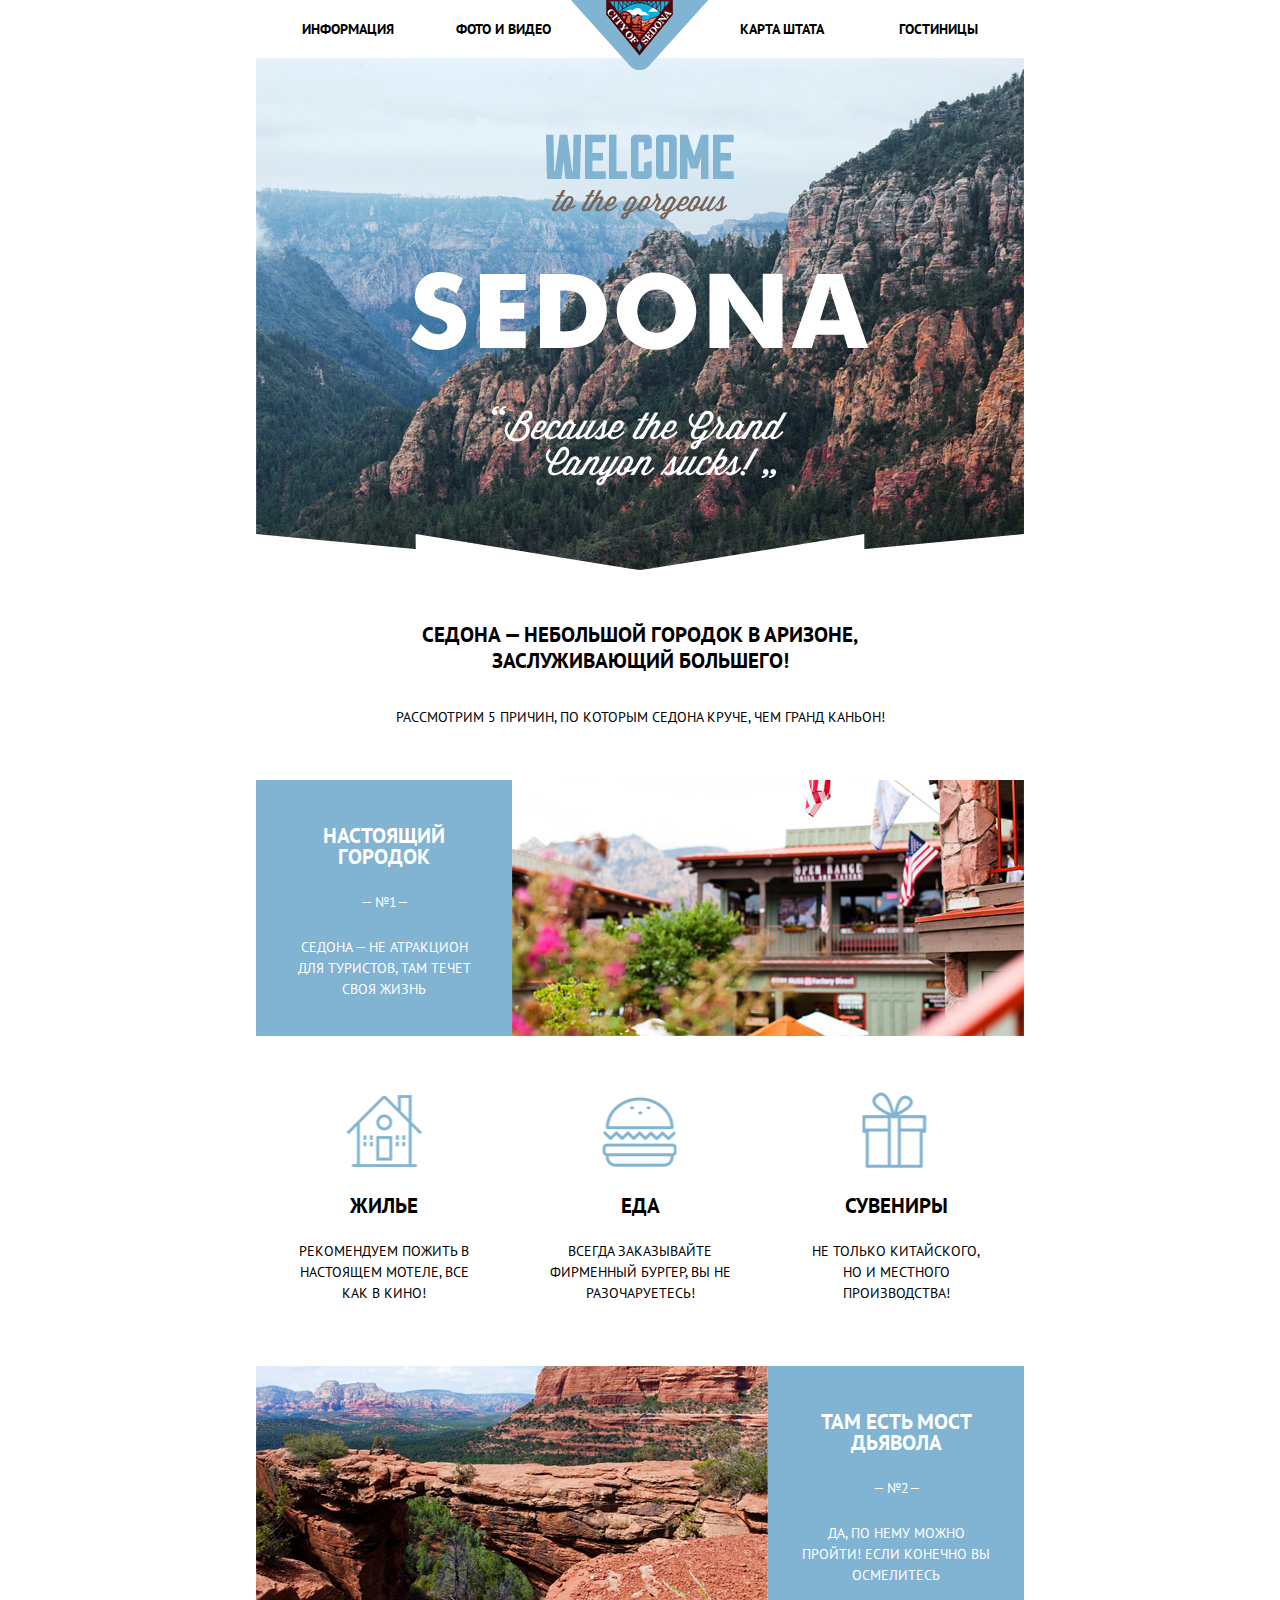
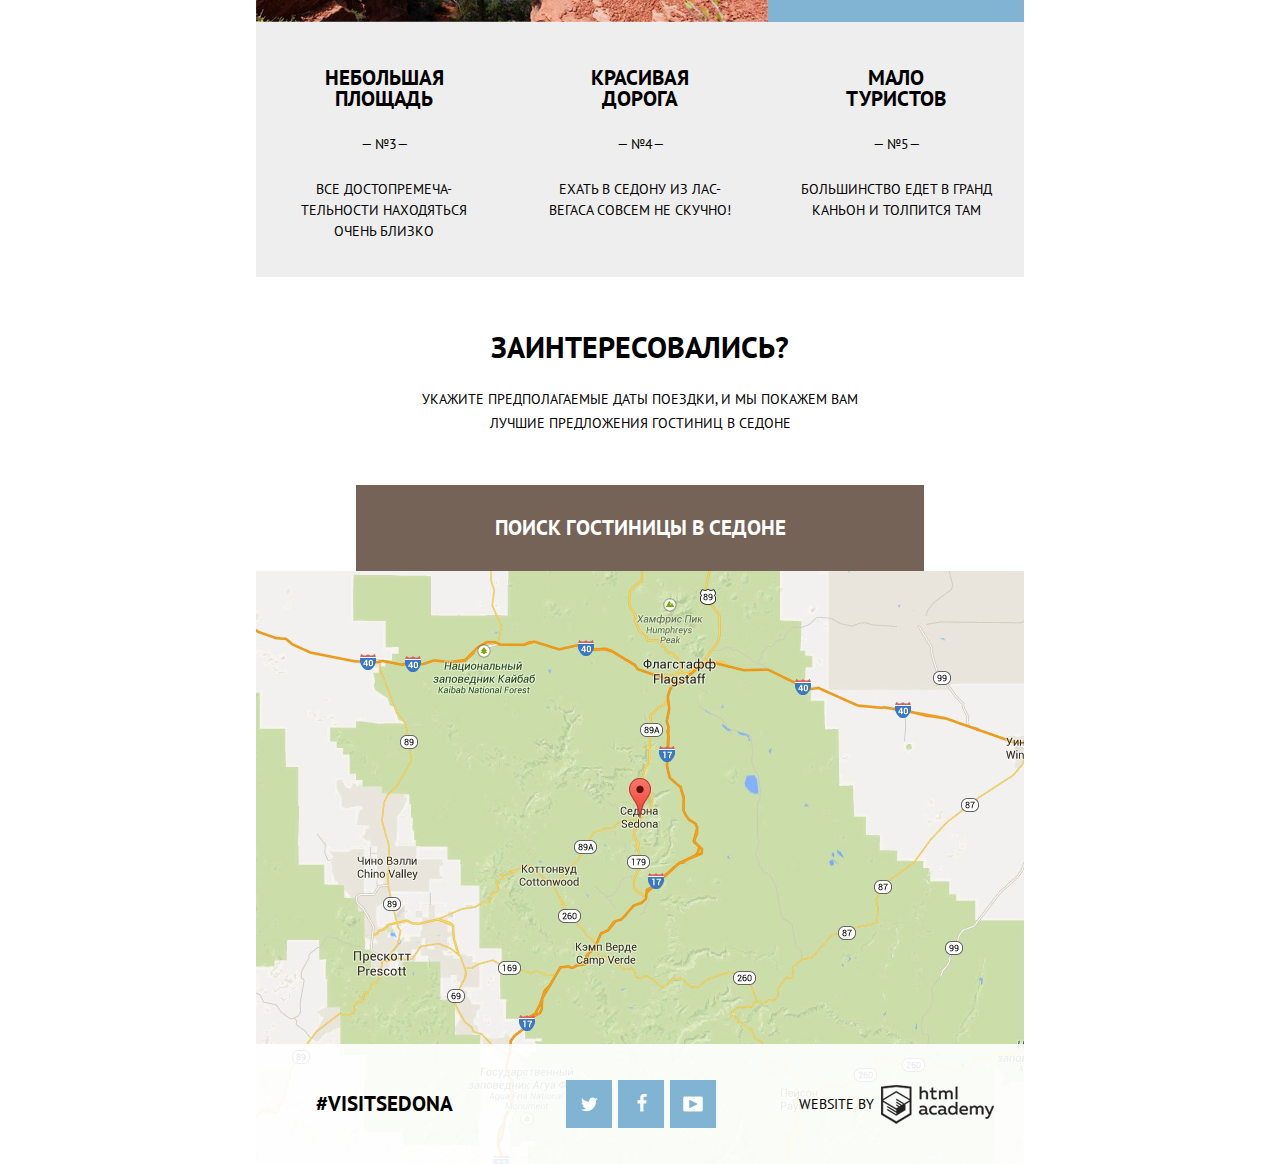
<file: index.html>
<!DOCTYPE html>
<html lang="ru">
<head>
   <meta charset="UTF-8">
   <title>Sedona</title>
   <script src="js/script.js"></script>
   <script>document.write('<script src="http://' + (location.host || 'localhost').split(':')[0] + ':35729/livereload.js?snipver=1"></' + 'script>')</script>
   <link rel="stylesheet" href="css/style.css">
   <link href="https://fonts.googleapis.com/css?family=PT+Sans:400,700&amp;subset=cyrillic" rel="stylesheet">
</head>
<body>
   <div class="container">
      <header class="main-header">
         <a href="#" class="header-logo"><img src="img/header-logo.png" alt="Sedona Header Logo" width="138" height="70"></a>
         <nav>
            <ul class="main-navigation clearfix">
               <li><a href="#">Информация</a></li>
               <li><a href="#">Фото и видео</a></li>
               <li><a href="#">Карта штата</a></li>
               <li><a href="sedona-hotels.html">Гостиницы</a></li>
            </ul>
         </nav>
      </header>

      <main>
         <img src="img/index-banner.jpg" alt="Sedona Banner" class="banner" width="768" height="513">
            
         <section class="promo">
            <header class="promo-header">
               <h1 class="promo-title">Седона — небольшой городок в Аризоне, заслуживающий большего!</h1>
               <p class="promo-description">Рассмотрим 5 причин, по которым Седона круче, чем гранд каньон!</p>
            </header>
            
            <div class="reasons-container">
               <div class="reasons-item first-reason">
                  <h2 class="reason-title">Настоящий городок</h2>
                  <p class="reason-description">Седона — не атракцион для туристов, там течет своя жизнь</p>
               </div>
               <img src="img/first-reason-image.jpg" alt="aside image" class="reason-image first-reason-image" width="512" height="256">
            </div>
            
            <section class="features">
               <ul class="features-list">
                  <li class="features-item">
                     <h2 class="features-title">Жилье</h2>
                     <p class="features-description">Рекомендуем пожить в настоящем мотеле, все как в кино!</p>
                  </li>
                  <li class="features-item">
                     <h2 class="features-title">Еда</h2>
                     <p class="features-description">Всегда заказывайте фирменный бургер, вы не разочаруетесь!</p>
                  </li>
                  <li class="features-item">
                     <h2 class="features-title">Сувениры</h2>
                     <p class="features-description">Не только китайского, но и местного производства!</p>
                  </li>
               </ul>
            </section>
            
            <div class="reasons-container">
               <div class="reasons-item second-reason">
                  <h2 class="reason-title">Там есть мост дьявола</h2>
                  <p class="reason-description">Да, по нему можно пройти! Если конечно вы осмелитесь</p>
               </div>
               <img src="img/second-reason-image.jpg" alt="" class="reason-image second-reason-image" width="512" height="256">
            </div>
            
            <div class="reasons-container">
               <div class="reasons-item other-reasons">
                  <h2 class="reason-title">Небольшая площадь</h2>
                  <p class="reason-description">Все достопремеча-тельности находяться очень близко</p>
               </div>
               <div class="reasons-item other-reasons">
                  <h2 class="reason-title">Красивая дорога</h2>
                  <p class="reason-description">Ехать в Седону из Лас-вегаса совсем не скучно!</p>
               </div>
               <div class="reasons-item other-reasons">
                  <h2 class="reason-title">Мало туристов</h2>
                  <p class="reason-description">Большинство едет в Гранд Каньон и толпится там</p>
               </div>
            </div>

            <footer class="hotel-search">
               <b class="hotel-search-title">Заинтересовались?</b>
               <p class="hotel-search-description">Укажите предполагаемые даты поездки, и мы покажем вам лучшие предложения гостиниц в Седоне</p>
               <button class="btn btn-brown btn-show-search-form" type="button">Поиск гостиницы в Седоне</button>
               <form action="#" class="search-form" method="GET">
                     <div class="form-row clearfix">
                        <label for="arrival-date">Дата заезда:</label>
                        <input id="arrival-date" name="arrival-date" type="text" class="date-field input-style" placeholder="24 апреля 2017">
                     </div>
                     <div class="form-row clearfix">
                        <label for="date-of-departure">Дата выезда:</label>
                        <input id="date-of-departure" name="date-of-departure" type="text" class="date-field input-style" placeholder="4 июля 2017">
                     </div>
                     <div class="form-row clearfix">
                        <div class="form-cell">
                           <label for="adults-amount">Взрослые:</label>
                           <div class="counter-wrapper">
                              <input id="adults-amount" name="adults-amount" type="text" class="counter-field input-style" value="0">
                              <button class="counter-btn-inc" type="button"></button>
                              <button class="counter-btn-dec" type="button"></button>
                           </div>
                        </div>
                        <div class="form-cell">
                           <label for="children-amount">Дети:</label>
                           <div class="counter-wrapper">
                              <input id="children-amount" name="children-amount" type="text" class="counter-field input-style" value="0">
                              <button class="counter-btn-inc" type="button"></button>
                              <button class="counter-btn-dec" type="button"></button>
                           </div>
                        </div>
                     </div>
                     <button class="btn btn-search btn-blue">Найти</button>
               </form>
               <div class="google-map">
               
               </div>
            </footer>
         </section>
      </main>

      <footer class="main-footer clearfix">
         <div class="footer-hashtag">#VisitSedona</div>

         <div class="footer-social">
            <a href="#" class="btn-social social-tw">Твитер</a>
            <a href="#" class="btn-social social-fb">Инстаграм</a>
            <a href="#" class="btn-social social-yt">Youtube</a>
         </div>

         <div class="footer-produced-by">
            <a href="#" class="produced-by">Website By</a>
         </div>
      </footer>
   </div>
</body>
</html>
</file>
<file: css/style.css>
body{
    margin: 0;
    padding: 0;

    font-family: 'PT Sans', 'Aerial', sans-serif;
    font-size: 14px;
    font-weight: normal;
    line-height: 21px;

    color: #000;

    text-transform: uppercase;
}

.clearfix::after{
    display: table;
    clear: both;

    content: '';
}

.container{
    width: 768px;
    margin: 0 auto;
}

.btn{
    display: inline-block;
    padding: 3px 17px;
    border: none;

    font: inherit;
    font-weight: bold;

    color: #fff;

    cursor: pointer;
    text-align: center;
    text-decoration: none;
    text-transform: uppercase;
}

.btn-blue{
    background-color: #81b3d2;
}

.btn-blue:hover{
    background-color: #669ec0;
}

.btn-blue:active{
    color: rgba(255, 255, 255, .3);
    background-color: #5496bd;
}

.btn-brown{
    background-color: #766357;
}

.btn-brown:hover{
    background-color: #604e43;
}

.btn-brown:active{
    color: rgba(255, 255, 255, .3);
    background-color: #503e33;
}

.btn-show-search-form{
    box-sizing: border-box;
    width: 100%;
    padding: 30px 0;

    font-size: 21px;
    line-height: 26px;
}

.btn-search{
    width: 100%;
    margin-top: 50px;
    padding: 15px 0;

    font-size: 21px;
    line-height: 26px;
}

.input-style{
    box-sizing: border-box;
    padding: 4px 15px;
    border: 2px solid #f2f2f2;

    font: inherit;
    font-weight: bold;
    line-height: 26px;

    color: #000;
    background-color: #f2f2f2;

    text-transform: uppercase;
}

.input-style:focus{
    outline: none;
}

/* range */

.custom-range-container{
    width: 220px;
}

.custom-range-inputs{
    margin-bottom: 21px;
    border: 2px solid #fff;
    border-radius: 2px;
}

.custom-range-inputs{
    position: relative;

    display: flex;

    justify-content: flex-start;
}

.custom-range-inputs::after{
    position: absolute;
    top: 50%;
    left: 50%;

    width: 2px;
    height: 22px;

    background-color: #fff;

    content: '';
    transform: translate(-50%, -50%);
}

.custom-range-inputs label{
    display: flex;
    box-sizing: border-box;
    width: 50%;

    font-size: 14px;
    line-height: 32px;
}

.custom-range-from{
    padding-left: 18%;
}

.custom-range-to{
    padding-left: 14%;
}

.custom-range-inputs input{
    min-width: 20px;
    padding: 0 5px;
    border: none;

    font: inherit;

    color: inherit;
    background-color: transparent;

    text-transform: inherit;

    flex-grow: 1;
}

.custom-range-inputs input:focus{
    outline: none;
}

.control-bar{
    position: relative;

    height: 2px;

    background-color: rgba(255, 255, 255, .3);
}

.control-white-bar{
    position: absolute;
    top: 0;
    right: 55px;
    bottom: 0;
    left: 0;

    background-color: #fff;
}

.range-control-toggle{
    position: absolute;
    z-index: 10;
    top: 1px;
    left: 0;

    width: 5px;
    height: 5px;
    border: 8px solid #fff;
    border-radius: 50%;

    background-color: #ababab;

    cursor: pointer;
    transform: translateY(-50%);
}

.range-control-toggle:hover{
    background-color: #1c4f80;
}

.range-control-to{
    left: 160px;
}

/* /range */


/*  Header  */


.main-header{
    position: relative;

    min-height: 56px;

    color: #000;
    background-color: white;
}

.main-navigation{
    margin: 0;
    padding: 0;

    list-style: none;
}

.main-navigation li{
    width: 20%;
    padding: 16px 0;
    float: left;
}

.main-navigation li:nth-child(1){
    margin-left: 6%;

    text-align: left;
}
.main-navigation li:nth-child(2){
    margin-right: 8%;

    text-align: left;
}

.main-navigation li:nth-child(3){
    text-align: right;
}
.main-navigation li:nth-child(4){
    margin-right: 6%;

    text-align: right;
}

.main-navigation a{
    font: inherit;
    font-weight: bold;
    line-height: 26px;

    color: #000;

    text-decoration: none;
}

.main-navigation a:hover{
    text-decoration: underline;
}

.header-logo{
    position: absolute;
    top: 0;
    left: 50%;

    transform: translateX(-50%);
}

.active-page{
    color: #766357;
}


/*  Main  */

main{
    counter-reset: r-num;
}

.banner{
    margin-bottom: 45px;
}

.promo-header{
    margin-bottom: 50px;

    text-align: center;
}

.promo-title{
    margin: 0;
    margin-bottom: 30px;
    padding: 0 125px;

    font-size: 21px;
    font-weight: bold;
    line-height: 26px;
}

.promo-description{
    margin: 0;
    padding: 0;

    font-size: 14px;
    line-height: 26px;
}

.reasons-container{
    display: flex;
}

.reasons-item{
    box-sizing: border-box;
    width: 256px;
    padding: 45px 0 35px;

    background-color: #81b3d2;

    text-align: center;

    flex-shrink: 0;
}

.reason-title{
    position: relative;

    margin: 0;
    margin-bottom: 35px;
    padding: 0 50px 35px;

    font-size: 21px;
    font-weight: bold;
    line-height: 21px;
}

.reason-title::after{
    position: absolute;
    bottom: 0;
    left: 50%;

    font-size: 14px;
    font-weight: normal;
    line-height: 21px;

    content: '— №' counter(r-num) '—';
    counter-increment: r-num;
    transform: translate(-50%, 50%);
}

.reason-description{
    margin: 0;
    padding: 0 30px;
}

.first-reason{
    color: #fff;

    order: 1;
}

.first-reason-image{
    order: 2;
}

.second-reason{
    color: #fff;

    order: 2;
}

.second-reason-image{
    order: 1;
}

.other-reasons{
    color: #000;
    background-color: #eee;
}

.features{
    color: #000;
}

.features-list{
    display: flex;
    height: 330px;
    margin: 0;
    padding: 0;

    list-style: none;
}

.features-item{
    width: 33%;
    padding: 0 35px;

    text-align: center;
}

.features-title{
    position: relative;

    margin: 56px 0 25px;
    padding: 0;
    padding-top: 103px;

    font-size: 21px;
    font-weight: bold;
    line-height: 21px;
}

.features-title::before{
    position: absolute;
    top: 0;
    left: 50%;

    width: 75px;
    height: 76px;

    background: url('../img/sprite.png') no-repeat;
    background-position: -173px -76px;

    content: '';
    transform: translateX(-50%);
}

.features-item:nth-child(2) .features-title::before{
    background-position: -173px -186px;
}

.features-item:nth-child(3) .features-title::before{
    background-position: -284px -20px;
}

.features-description{
    margin: 0;
    padding: 0;
}

.hotel-search{
    position: relative;

    padding: 55px 100px 473px;

    color: #000;

    text-align: center;
}

.hotel-search-title{
    display: inline-block;
    margin: 0;
    margin-bottom: 25px;
    padding: 0;

    font-size: 30px;
    font-weight: bold;
    line-height: 30px;
}

.hotel-search-description{
    margin: 0;
    margin-bottom: 50px;
    padding: 0 60px;

    line-height: 24px;
}

.google-map{
    position: absolute;
    z-index: -1;

    width: 768px;
    height: 593px;
    margin-left: -100px;

    background: url('../img/map-background.jpg') no-repeat;
}

.search-form{
    position: absolute;
    z-index: 10;
    bottom: 473px;

    display: none;
    box-sizing: border-box;
    width: 568px;
    padding: 55px;

    background-color: white;

    transform: translateY(100%);
}

.search-form-show{
    display: block;
}

.form-row{
    display: block;
    margin-bottom: 30px;

    font-weight: bold;
}

.form-row:last-of-type{
    margin-bottom: 0;
}

.form-row label{
    float: left;

    line-height: 38px;
}

.form-row input{
    float: right;
}

.form-cell{
    display: inline-block;
    float: left;
}

.form-cell:last-of-type{
    float: right;
}

.form-cell:nth-of-type(1) label{
    margin-right: 40px;
}

.form-cell:nth-of-type(2) label{
    margin-right: 27px;
}

.date-field{
    box-sizing: border-box;
    width: 346px;
    padding-right: 39px;
    padding-left: 12px;

    background: #f2f2f2 url('../img/sprite-icons.png') no-repeat;
    background-position: right -13px top -14px;
}

.date-field:hover{
    border-color: #ebebeb;

    background-color: #ebebeb;
    background-position: right -13px top -138px;
}

.date-field:focus{
    outline: none;
    background-color: #fff;
    background-position: right -13px top -76px;
}

.counter-field{
    width: 116px;

    text-align: center;
}

.couter-field:focus{
    outline: 1px;
    background-color: #f2f2f2;
}

.counter-wrapper{
    position: relative;

    display: inline-block;
}

.counter-btn-inc,
.counter-btn-dec{
    position: absolute;
    top: 9px;

    width: 21px;
    height: 21px;
    border: none;

    background: #f2f2f2 url('../img/sprite-icons.png') no-repeat;
}

.counter-btn-inc:focus,
.counter-btn-dec:focus{
    outline: none;
}

.counter-btn-inc{
    right: 9px;

    background-position: -15px -330px; /*5 5*/
}

.counter-btn-inc:hover{
    background-position: -15px -432px;
}

.counter-btn-inc:active{
    outline: none;
    background-position: -15px -381px;
}

.counter-btn-dec{
    left: 9px;

    background-position: -16px -197px; /*4 9*/
}

.counter-btn-dec:hover{
    background-position: -16px -283px;
}

.counter-btn-dec:active{
    outline: none;
    background-position: -16px -240px;
}

.filter-form{
    display: flex;
    padding: 25px 46px 30px;

    color: #fff;
    background: #5b84ab url('../img/filter-form-background.jpg') no-repeat; /*768x418*/
    background-position: left -55px;

    justify-content: space-between;
}

.filter-content{
    margin: 0;
    padding: 0;
    border: none;
}

.filter-content:nth-child(1){
    margin-right: 105px;
}

.filter-content:nth-child(2){
    margin-right: auto;
}

.filter-title{
    margin: 0;
    margin-bottom: 25px;
    padding: 0;

    font-size: 16px;
    font-weight: bold;
    line-height: 21px;
}

.filter-list{
    margin: 0;
    padding: 0;

    list-style: none;
}

.filter-item{
    margin-bottom: 25px;
}

.filter-item:last-child{
    margin-bottom: 0;
}

.filter-item input[type='checkbox']{
    display: none;
}

.filter-item input[type='checkbox'] + label{
    position: relative;

    padding-left: 40px;

    font-size: 14px;
    line-height: 21px;
}

.filter-item input[type='checkbox'] + label::before{
    position: absolute;
    top: -2px;
    left: 0;

    box-sizing: border-box;
    width: 22px;
    height: 22px;
    border: 2px solid #fff;
    border-radius: 3px;

    content: '';
    cursor: pointer;
}

.filter-item input[type='checkbox']:checked + label::after{
    position: absolute;
    top: 0;
    left: 4px;

    box-sizing: border-box;
    width: 20px;
    height: 11px;
    border-bottom: 5px solid #fff;
    border-left: 5px solid #fff;

    content: '';
    cursor: pointer;
    transform: rotate(-45deg);
}

.filter-item input[type='checkbox']:disabled + label::before,
.filter-item input[type='checkbox']:disabled:checked + label::after{
    border-color: #6a6a6a;
}

.custom-range-container{
    margin-bottom: 33px;
}

.custom-range-title{
    margin-bottom: 10px;
}

.btn-filter-submit{
    display: block;
    margin: 0 auto;
    padding: 5px 35px;
    border: 2px solid #fff;
    border-radius: 2px;

    font-size: 14px;
    font-weight: normal;
    line-height: 21px;

    background-color: transparent;
}

.btn-filter-submit:hover{
    color: #000;
    background-color: #fff;
}

.sort{
    padding: 30px 45px;
    border-bottom: 1px solid #e5e5e5;

    font-size: 0;
}

.sort-finded{
    display: inline-block;
    margin-right: 50px;

    font-size: 21px;
    font-weight: bold;
    line-height: 26px;
}

.sort-type{
    display: inline-block;
}

.sort-direction{
    display: inline-block;
}

.sort-list-title{
    display: inline-block;
    margin-right: 40px;

    font-size: 12px;
    line-height: 26px;

    vertical-align: baseline;
}

.sort-list{
    display: inline-block;
    margin: 0;
    margin-right: 125px;
    padding: 0;

    font-size: 0;

    list-style: none;

    vertical-align: top;
}

.sort-list-item{
    display: inline-block;
    margin-right: 32px;

    vertical-align: top;
}

.sort-list-item:last-child{
    margin-right: 0;
}

.sort-list-item a{
    border-bottom: 1px dashed #81b3d2;

    font-size: 12px;
    line-height: 26px;

    color: rgba(0, 0, 0, .3);

    text-decoration: none;
}

.sort-list-item .active-type{
    border-bottom: none;

    color: #81b3d2;
}

.sort-arrow-up{
    display: inline-block;
    width: 0;
    height: 0;
    margin-right: 10px;
    border: 5px solid transparent;
    border-top: none;
    border-bottom: 10px solid #ccc;
}

.sort-arrow-down{
    display: inline-block;
    width: 0;
    height: 0;
    border: 5px solid transparent;
    border-top: 10px solid #ccc;
    border-bottom: none;
}

.sort-arrow-up.active-arrow{
    border-bottom-color: #81b3d2;
}

.sort-arrow-down.active-arrow{
    border-top-color: #81b3d2;
}

.hotels-list{
    margin: 0;
    padding: 0;

    list-style: none;

    color: #000;
}

.hotel-item{
    padding: 30px 45px;
    border-bottom: 1px solid #e5e5e5;
}

.hotel-image{
    width: 135px;
    height: 90px;
    margin-right: 30px;
    float: left;
}

.hotel-image img{
    max-width: 100%;
    height: auto;
}

.hotel-info{
    float: left;
}

.hotel-title{
    display: block;
    margin-top: -5px;
    margin-bottom: 7px;

    font-size: 21px;
    font-weight: bold;
    line-height: 26px;

    color: #000;

    text-decoration: none;
    text-transform: uppercase;
}

.hotel-title h2{
    margin: 0;
    padding: 0;

    font-size: 21px;
}


.hotel-row{
    display: table-row;
}

.hotel-cell{
    display: table-cell;
    padding-right: 5px;
    padding-bottom: 15px;
}

.hotel-cell:last-child{
    padding-right: 0;
}

.hotel-row:last-child .hotel-cell{
    padding-bottom: 0;
}

.hotel-rating{
    float: right;

    text-align: right;
}

.stars{
    display: inline-block;
    width: 120px;
    height: 17px;
    margin-bottom: 47px;

    background: url('../img/MakeSprite/star.png') repeat-x; /*24x17*/

    vertical-align: top;
}

.stars-four{
    width: 96px;
}

.stars-three{
    width: 72px;
}

.stars-two{
    width: 48px;
}

.raiting{
    padding: 3px 17px;

    background-color: #f2f2f2;
}


/*  Footer  */

.main-footer{
    box-sizing: border-box;
    min-height: 120px;
    padding: 36px 30px 36px 60px;

    color: #000;
    background-color: rgba(255, 255, 255, .9);
}

.footer-hashtag{
    width: 140px;
    margin-right: 110px;
    float: left;

    font-size: 21px;
    font-weight: bold;
    line-height: 48px;
}

.footer-social{
    width: 150px;
    float: left;

    font-size: 0;
}

.footer-social [class|='btn']{
    display: inline-block;
    width: 46px;
    height: 48px;
    margin-right: 6px;
    padding: 0;

    color: #fff;
}

.footer-social [class|='btn']:last-child{
    margin-right: 0;
}

.btn-social{
    background: #81b3d2 url('../img/sprite.png') no-repeat;
}

.btn-social:hover{
    background-color: #669ec0;
}

.btn-social:active{
    background-color: #5496bd;
}

.social-tw{
    background-position: -330px -119px;
}

.social-tw:active{
    background-position: -273px -119px;
}

.social-fb{
    background-position: -204px -7px;
}

.social-fb:active{
    background-position: -154px -7px;
}

.social-yt{
    background-position: -334px -175px;
}

.social-yt:active{
    background-position: -274px -175px;
}


.footer-produced-by{
    float: right;
}

.produced-by{
    display: block;
    width: 195px;
    height: 48px;

    font-size: 14px;
    line-height: 48px;

    color: #000;
    background: url('../img/sprite.png') no-repeat;
    background-position: 62px -173px;

    text-decoration: none;
}

.produced-by:hover{
    background-position: 62px -94px;
}

.produced-by:active{
    background-position: 62px -15px;
}
</file>
